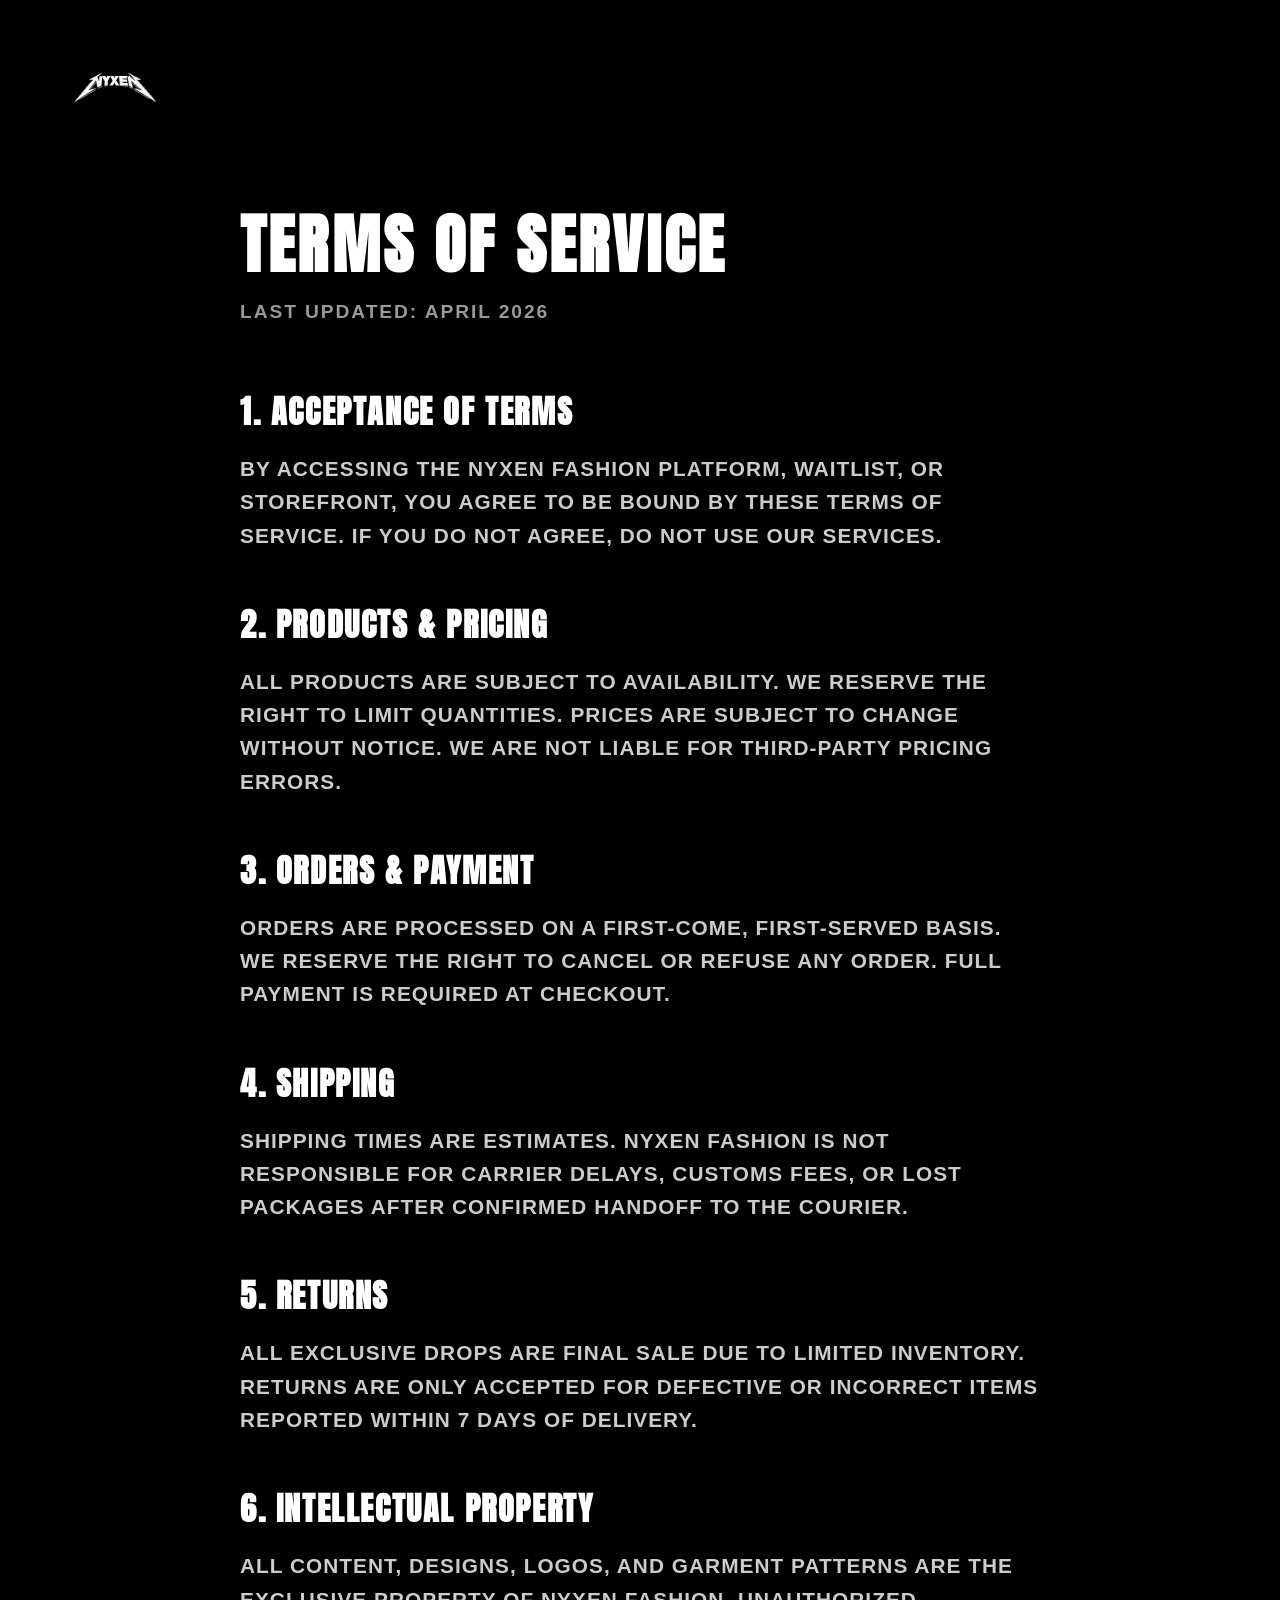
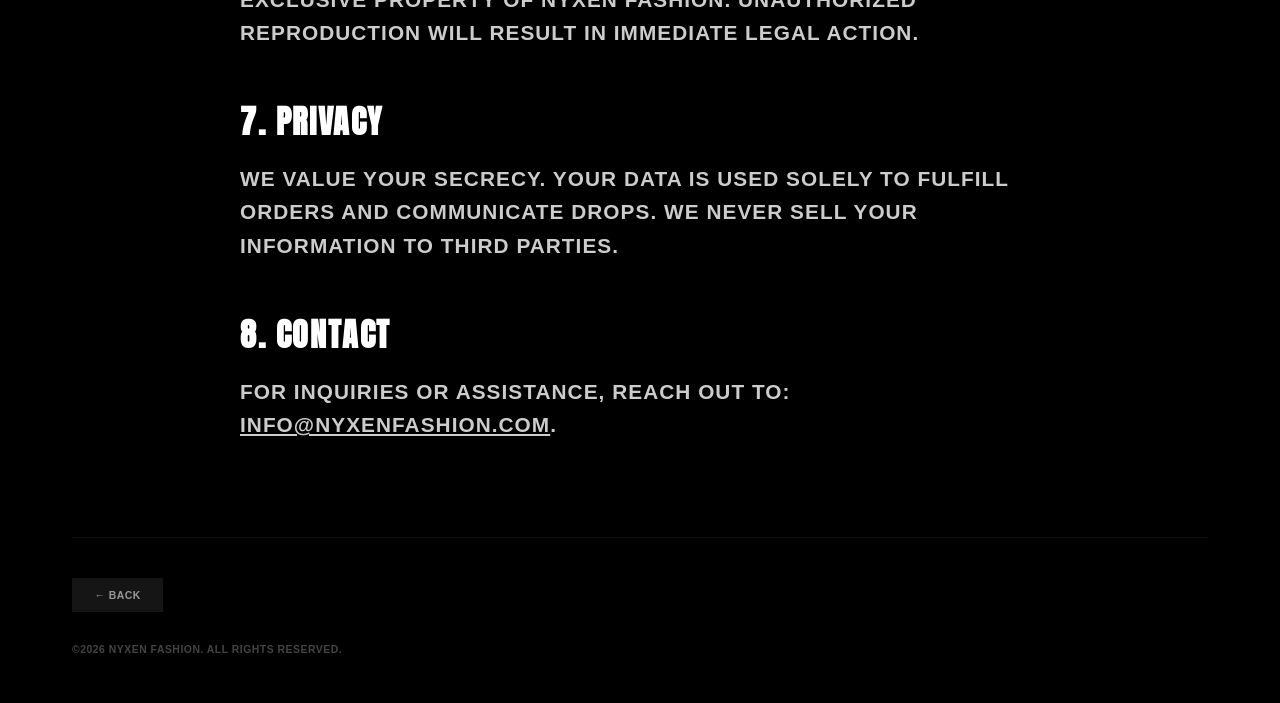
<file: terms.html>
<!DOCTYPE html>
<html lang="en">

<head>
    <meta charset="UTF-8">
    <meta name="viewport" content="width=device-width, initial-scale=1.0">
    <title>NYXEN FASHION | Terms of Service</title>
    <link rel="stylesheet" href="styles.css">
    <link rel="preconnect" href="https://fonts.googleapis.com">
    <link rel="preconnect" href="https://fonts.gstatic.com" crossorigin>
    <link
        href="https://fonts.googleapis.com/css2?family=Anton&family=Barlow+Condensed:wght@400;700;900&family=Metal+Mania&display=swap"
        rel="stylesheet">
</head>

<body class="terms-page">
    <div class="noise-overlay"></div>
    <div class="page-wrapper terms-wrapper">
        <header class="top-header">
            <a href="index.html" class="logo-link"><img src="logo.svg" alt="NYXEN" class="logo-img"></a>
        </header>

        <main class="terms-content" style="max-width: 800px; margin: 4rem auto; text-align: left;">
            <h2
                style="font-family: 'Anton', sans-serif; font-size: 4rem; letter-spacing: 0.05em; margin-bottom: 0.5rem;">
                TERMS OF SERVICE</h2>
            <p class="last-updated"
                style="font-weight: 900; font-size: 1.2rem; letter-spacing: 0.1em; opacity: 0.6; margin-bottom: 4rem;">
                LAST UPDATED: APRIL 2026</p>

            <h3
                style="font-family: 'Anton', sans-serif; font-size: 2rem; margin-top: 3rem; margin-bottom: 1rem; letter-spacing: 0.05em;">
                1. ACCEPTANCE OF TERMS</h3>
            <p
                style="font-weight: 700; font-size: 1.3rem; line-height: 1.6; opacity: 0.8; margin-bottom: 2rem; letter-spacing: 0.05em;">
                BY ACCESSING THE NYXEN FASHION PLATFORM, WAITLIST, OR STOREFRONT, YOU AGREE TO BE BOUND BY THESE TERMS
                OF SERVICE. IF YOU DO NOT AGREE, DO NOT USE OUR SERVICES.</p>

            <h3
                style="font-family: 'Anton', sans-serif; font-size: 2rem; margin-top: 3rem; margin-bottom: 1rem; letter-spacing: 0.05em;">
                2. PRODUCTS & PRICING</h3>
            <p
                style="font-weight: 700; font-size: 1.3rem; line-height: 1.6; opacity: 0.8; margin-bottom: 2rem; letter-spacing: 0.05em;">
                ALL PRODUCTS ARE SUBJECT TO AVAILABILITY. WE RESERVE THE RIGHT TO LIMIT QUANTITIES. PRICES ARE SUBJECT
                TO CHANGE WITHOUT NOTICE. WE ARE NOT LIABLE FOR THIRD-PARTY PRICING ERRORS.</p>

            <h3
                style="font-family: 'Anton', sans-serif; font-size: 2rem; margin-top: 3rem; margin-bottom: 1rem; letter-spacing: 0.05em;">
                3. ORDERS & PAYMENT</h3>
            <p
                style="font-weight: 700; font-size: 1.3rem; line-height: 1.6; opacity: 0.8; margin-bottom: 2rem; letter-spacing: 0.05em;">
                ORDERS ARE PROCESSED ON A FIRST-COME, FIRST-SERVED BASIS. WE RESERVE THE RIGHT TO CANCEL OR REFUSE ANY
                ORDER. FULL PAYMENT IS REQUIRED AT CHECKOUT.</p>

            <h3
                style="font-family: 'Anton', sans-serif; font-size: 2rem; margin-top: 3rem; margin-bottom: 1rem; letter-spacing: 0.05em;">
                4. SHIPPING</h3>
            <p
                style="font-weight: 700; font-size: 1.3rem; line-height: 1.6; opacity: 0.8; margin-bottom: 2rem; letter-spacing: 0.05em;">
                SHIPPING TIMES ARE ESTIMATES. NYXEN FASHION IS NOT RESPONSIBLE FOR CARRIER DELAYS, CUSTOMS FEES, OR LOST
                PACKAGES AFTER CONFIRMED HANDOFF TO THE COURIER.</p>

            <h3
                style="font-family: 'Anton', sans-serif; font-size: 2rem; margin-top: 3rem; margin-bottom: 1rem; letter-spacing: 0.05em;">
                5. RETURNS</h3>
            <p
                style="font-weight: 700; font-size: 1.3rem; line-height: 1.6; opacity: 0.8; margin-bottom: 2rem; letter-spacing: 0.05em;">
                ALL EXCLUSIVE DROPS ARE FINAL SALE DUE TO LIMITED INVENTORY. RETURNS ARE ONLY ACCEPTED FOR DEFECTIVE OR
                INCORRECT ITEMS REPORTED WITHIN 7 DAYS OF DELIVERY.</p>

            <h3
                style="font-family: 'Anton', sans-serif; font-size: 2rem; margin-top: 3rem; margin-bottom: 1rem; letter-spacing: 0.05em;">
                6. INTELLECTUAL PROPERTY</h3>
            <p
                style="font-weight: 700; font-size: 1.3rem; line-height: 1.6; opacity: 0.8; margin-bottom: 2rem; letter-spacing: 0.05em;">
                ALL CONTENT, DESIGNS, LOGOS, AND GARMENT PATTERNS ARE THE EXCLUSIVE PROPERTY OF NYXEN FASHION.
                UNAUTHORIZED REPRODUCTION WILL RESULT IN IMMEDIATE LEGAL ACTION.</p>

            <h3
                style="font-family: 'Anton', sans-serif; font-size: 2rem; margin-top: 3rem; margin-bottom: 1rem; letter-spacing: 0.05em;">
                7. PRIVACY</h3>
            <p
                style="font-weight: 700; font-size: 1.3rem; line-height: 1.6; opacity: 0.8; margin-bottom: 2rem; letter-spacing: 0.05em;">
                WE VALUE YOUR SECRECY. YOUR DATA IS USED SOLELY TO FULFILL ORDERS AND COMMUNICATE DROPS. WE NEVER SELL
                YOUR INFORMATION TO THIRD PARTIES.</p>

            <h3
                style="font-family: 'Anton', sans-serif; font-size: 2rem; margin-top: 3rem; margin-bottom: 1rem; letter-spacing: 0.05em;">
                8. CONTACT</h3>
            <p
                style="font-weight: 700; font-size: 1.3rem; line-height: 1.6; opacity: 0.8; margin-bottom: 2rem; letter-spacing: 0.05em;">
                FOR INQUIRIES OR ASSISTANCE, REACH OUT TO: <a href="mailto:ramdharshanmanthana@gmail.com"
                    class="inline-link" style="color:var(--text-color);">INFO@NYXENFASHION.COM</a>.</p>
        </main>

        <footer class="bottom-footer">
            <div class="footer-top">
                <a href="index.html" class="footer-btn">← BACK</a>
            </div>
            <div class="footer-bottom">
                <span class="copyright">©2026 NYXEN FASHION. ALL RIGHTS RESERVED.</span>
            </div>
        </footer>
    </div>
</body>

</html>
</file>
<file: styles.css>
:root {
    --bg-color: #000000;
    --text-color: #ffffff;
    --dim-text: #555555;
    --input-bg: #000000;
    --btn-bg: #ffffff;
    --btn-text: #000000;
}

* {
    box-sizing: border-box;
    margin: 0;
    padding: 0;
}

body {
    background-color: var(--bg-color);
    color: var(--text-color);
    font-family: 'Inter', sans-serif;
    text-transform: uppercase;
    min-height: 100vh;
    overflow-x: hidden;
    position: relative;
    -webkit-font-smoothing: antialiased;
}

.page-wrapper {
    display: flex;
    flex-direction: column;
    min-height: 100vh;
    padding: 3rem 4.5rem;
}

.logo-img {
    height: 85px;
    width: auto;
    display: block;
}

.top-header {
    width: 100%;
    display: flex;
    justify-content: flex-start;
}

/* Hero Section */
.hero {
    flex: 1;
    display: flex;
    flex-direction: column;
    justify-content: center;
    align-items: center;
    text-align: center;
    width: 100%;
    max-width: 1300px;
    margin: 0 auto;
    padding: 2rem 0;
}

.est-text {
    font-size: 0.75rem;
    font-weight: 700;
    letter-spacing: 0.4em;
    margin-bottom: 2rem;
    color: var(--dim-text);
}

.headline {
    font-family: 'Anton', sans-serif;
    font-size: 11.5rem;
    line-height: 0.9;
    letter-spacing: -0.01em;
    margin-bottom: 2.5rem;
    text-align: center;
}

.subheadline {
    font-size: 1.1rem;
    font-weight: 400;
    letter-spacing: 0.15em;
    color: #cccccc;
    line-height: 1.7;
    margin-bottom: 5rem;
}

/* Form Styles */
.waitlist-form {
    width: 100%;
    max-width: 530px;
    margin: 0 auto;
}

.input-group {
    display: flex;
    width: 100%;
    gap: 1.5rem;
}

input[type="email"] {
    flex: 6;
    background: transparent;
    border: none;
    color: var(--text-color);
    padding: 1rem 0;
    font-family: inherit;
    font-size: 0.85rem;
    font-weight: 700;
    outline: none;
    letter-spacing: 0.1em;
    text-align: left;
}

input[type="email"]::placeholder {
    color: #333333;
    font-weight: 700;
    letter-spacing: 0.1em;
}

button[type="submit"] {
    flex: 4;
    background: var(--btn-bg);
    color: var(--btn-text);
    border: none;
    border-radius: 0;
    -webkit-appearance: none;
    font-family: 'Inter', sans-serif;
    font-size: 0.8rem;
    font-weight: 900;
    padding: 1.2rem;
    cursor: pointer;
    text-transform: uppercase;
    letter-spacing: 0.05em;
    transition: opacity 0.2s ease;
}

button[type="submit"]:hover {
    opacity: 0.8;
}

/* Move disclaimer up closer */
.form-disclaimer {
    display: flex;
    flex-direction: column;
    gap: 0.5rem;
    margin-top: 3.5rem;
}

.disclaimer-title {
    font-size: 0.65rem;
    font-weight: 900;
    letter-spacing: 0.15em;
    color: #ffffff;
}

.disclaimer-text {
    font-size: 0.55rem;
    font-weight: 700;
    letter-spacing: 0.1em;
    color: #444444;
}

.message {
    font-size: 0.85rem;
    font-weight: 900;
    letter-spacing: 0.1em;
    margin-top: 1rem;
    display: block;
}

.message.hidden {
    display: none;
}

.message.error { color: #ff3333; }
.message.success { color: #ffffff; }

/* Footer */
.bottom-footer {
    width: 100%;
    border-top: 1px solid #111111;
    padding-top: 2.5rem;
    display: flex;
    flex-direction: column;
    gap: 2rem;
}

.footer-top {
    display: flex;
    justify-content: space-between;
    align-items: center;
}

.footer-btn {
    background: #151515;
    color: #999999;
    text-decoration: none;
    font-weight: 700;
    letter-spacing: 0.05em;
    font-size: 0.65rem;
    padding: 0.7rem 1.4rem;
    transition: color 0.2s ease, background 0.2s ease;
    border-radius: 0;
}

.footer-btn:hover {
    background: #333333;
    color: #ffffff;
}

.footer-bottom {
    display: flex;
    justify-content: flex-start;
}

.copyright {
    font-size: 0.65rem;
    font-weight: 700;
    letter-spacing: 0.05em;
    color: #444444;
}

@media (max-width: 1200px) {
    .headline {
        font-size: 8rem;
    }
}

@media (max-width: 900px) {
    .headline {
        font-size: 6rem;
    }
    .page-wrapper {
        padding: 2rem;
    }
}

@media (max-width: 600px) {
    .headline {
        font-size: 4rem;
    }
    
    .input-group {
        flex-direction: column;
        gap: 0.5rem;
    }
    
    input[type="email"] {
        text-align: center;
        padding-left: 0;
        margin-bottom: 1rem;
    }
    
    .page-wrapper {
        padding: 1.5rem;
    }
}
</file>
